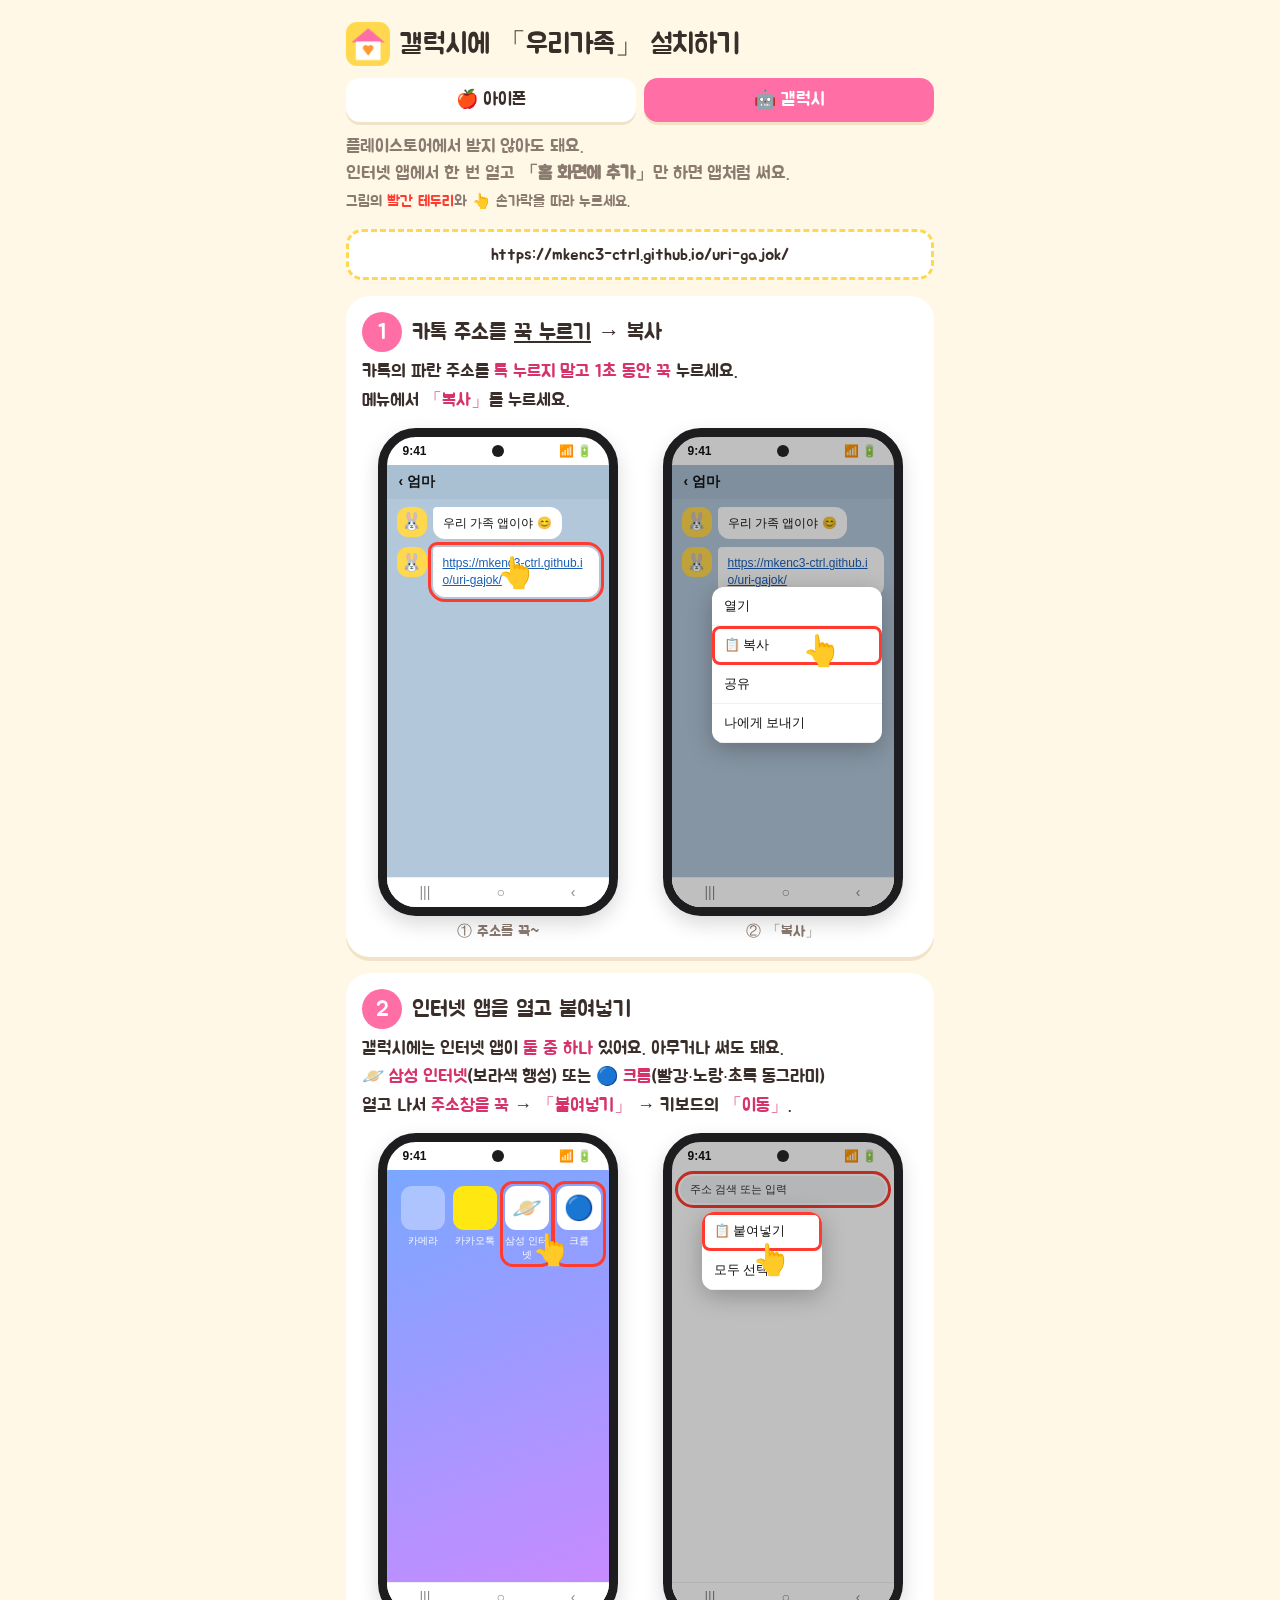
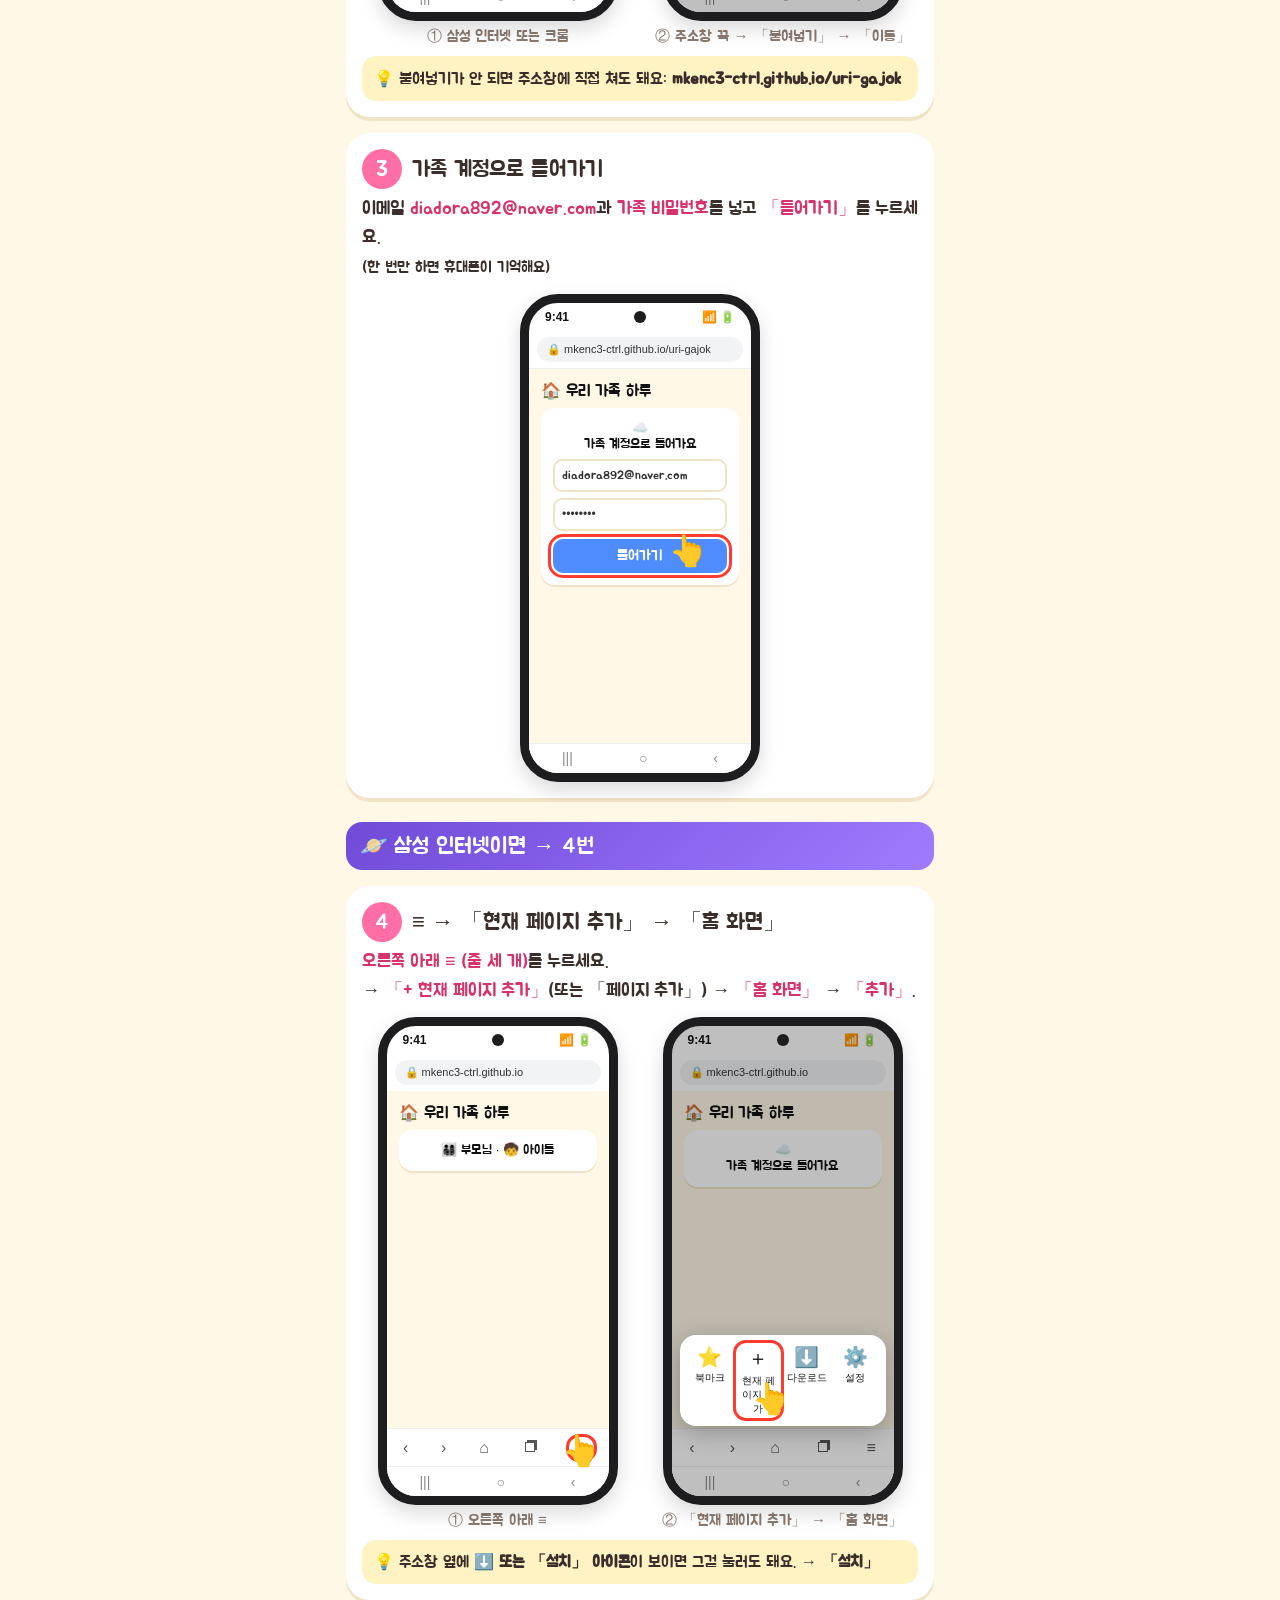
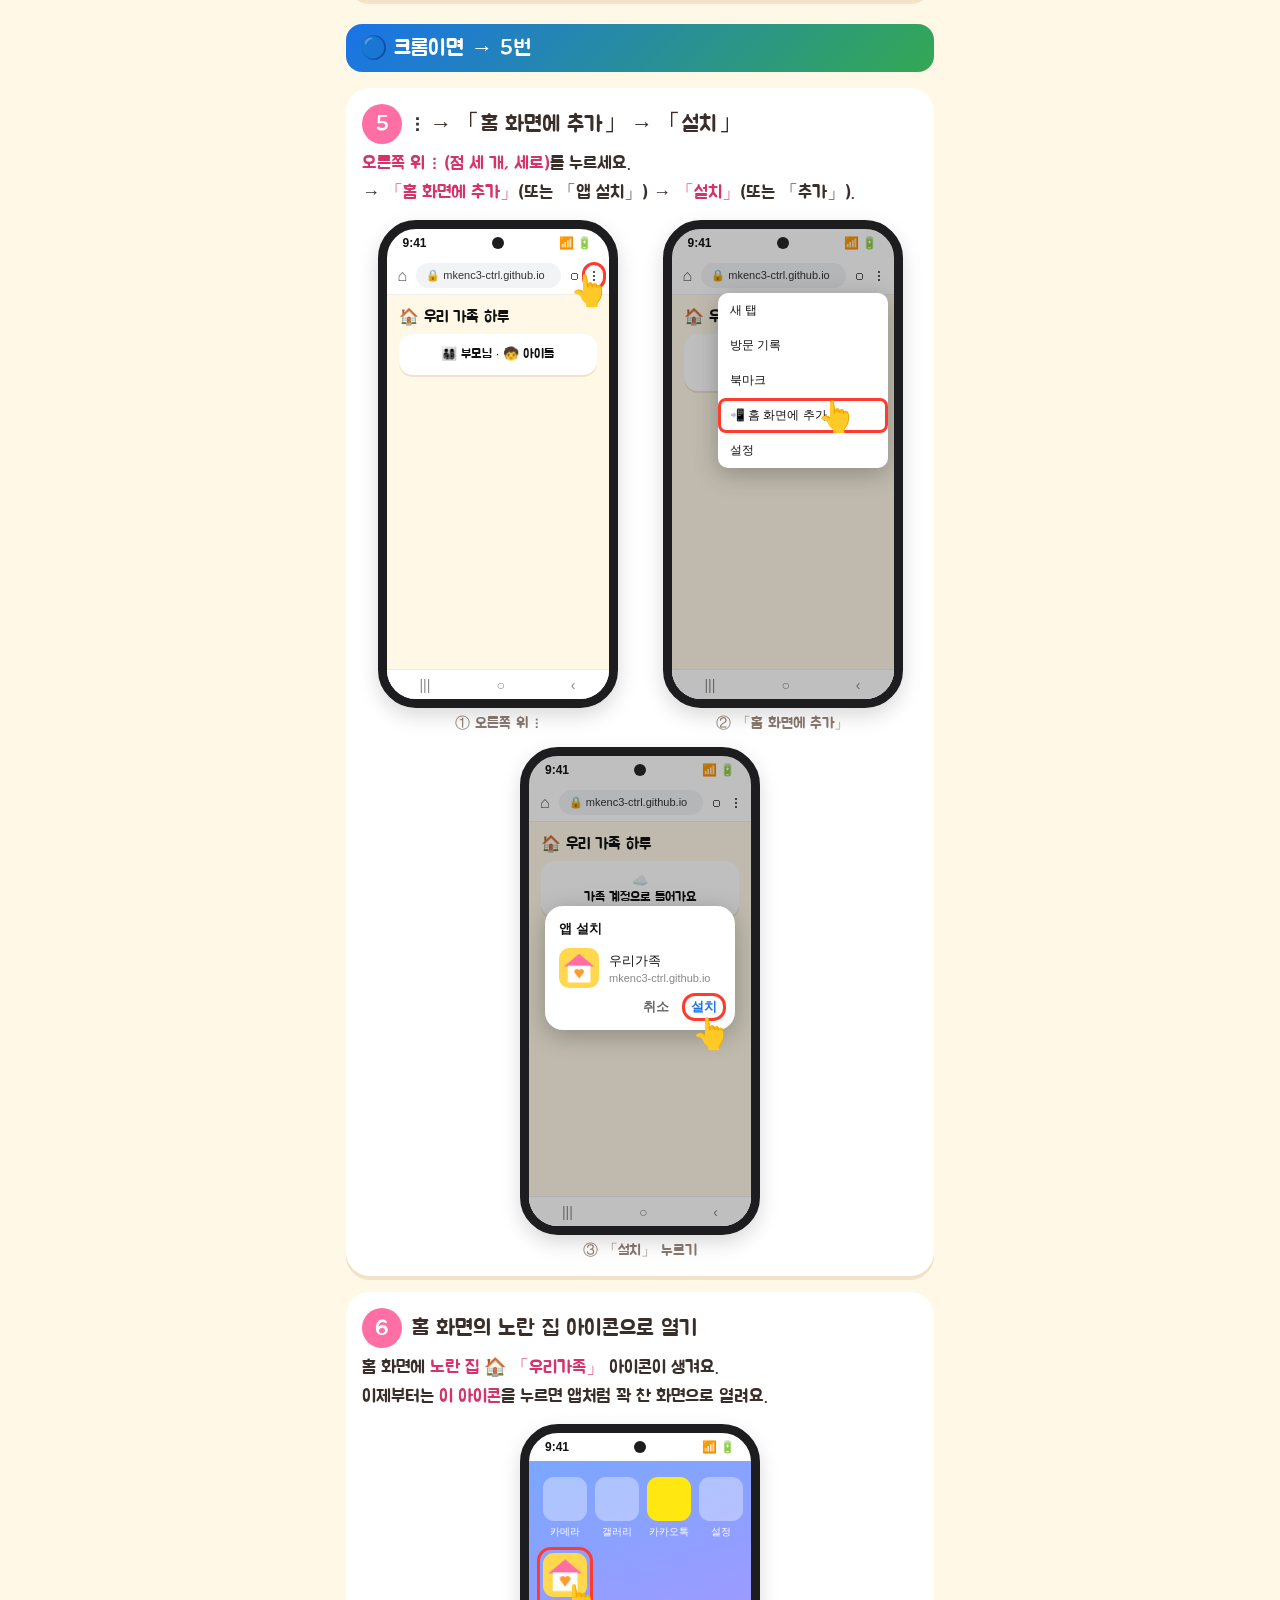
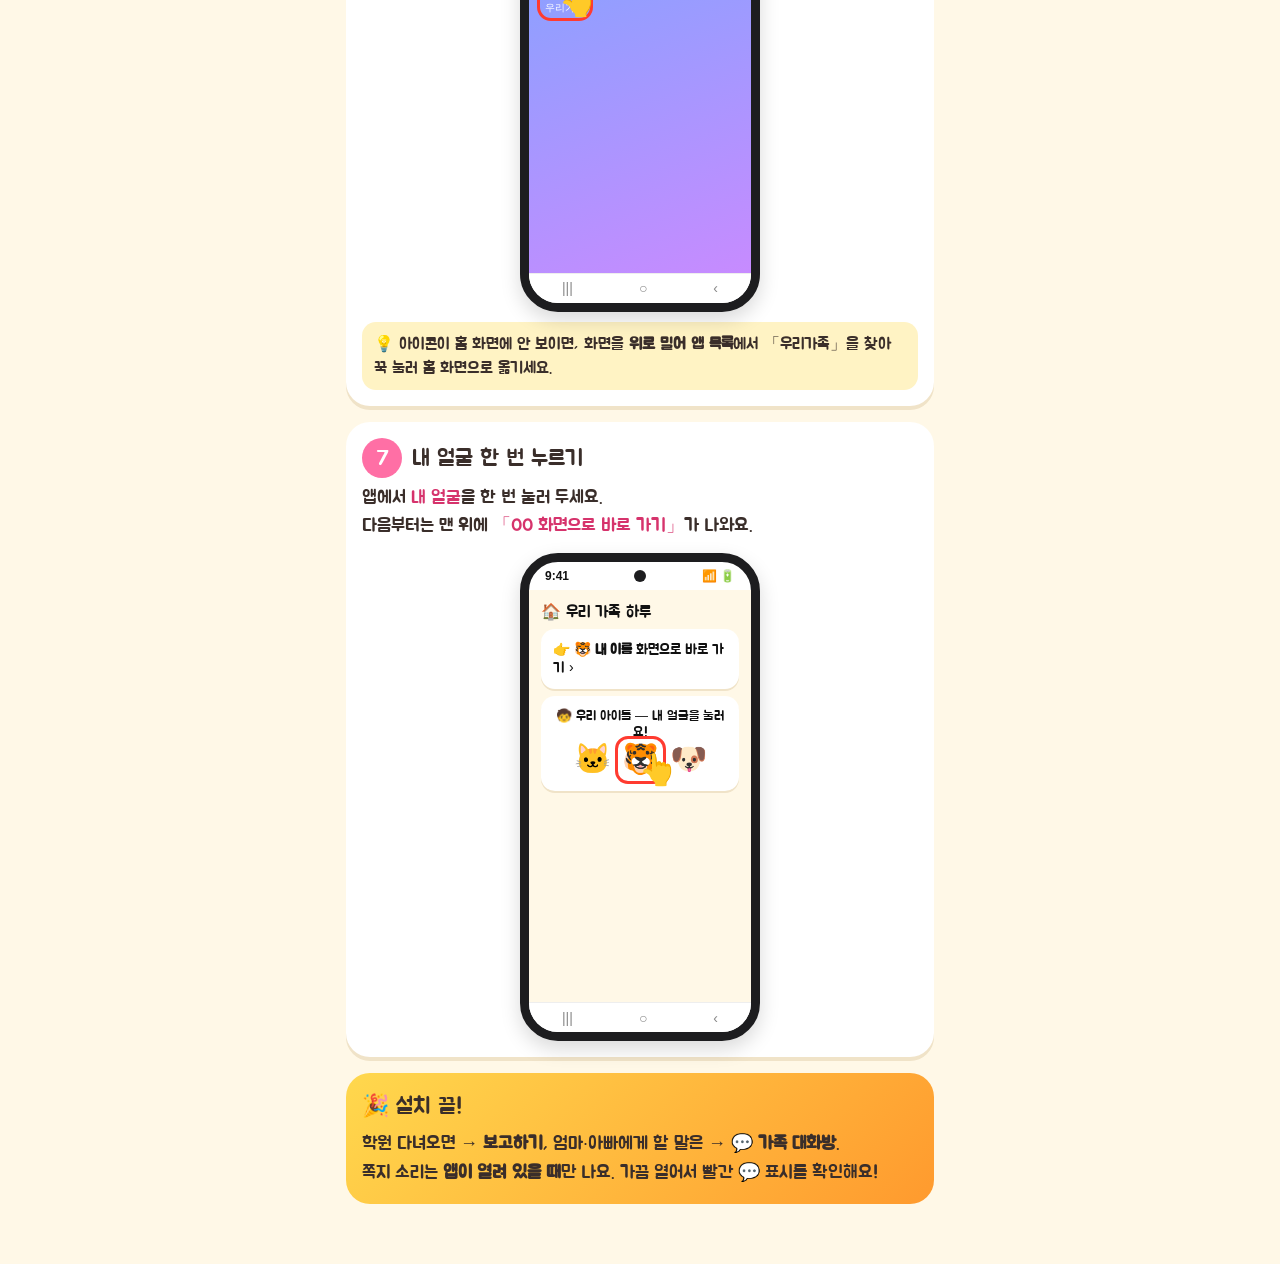
<file: install-galaxy.html>
<!doctype html><html lang="ko"><head><meta charset="utf-8"><meta name="viewport" content="width=device-width, initial-scale=1"><meta name="robots" content="noindex, nofollow"><title>갤럭시에 설치하기</title><link href="https://fonts.googleapis.com/css2?family=Jua&display=swap" rel="stylesheet"><style>
:root{--bg:#fff8e7;--ink:#3a2e2a;--sub:#8a7a70;--line:#f0e3c8;--yellow:#ffd84d;--pink:#ff6fa5;--blue:#007aff;--red:#ff3b30}
*{box-sizing:border-box}
body{margin:0;background:var(--bg);color:var(--ink);font-family:"Jua","Apple SD Gothic Neo","Malgun Gothic",sans-serif;font-size:18px}
.wrap{max-width:620px;margin:0 auto;padding:16px 16px 60px}
h1{font-size:28px;font-weight:400;margin:6px 0 4px;display:flex;align-items:center;gap:10px}
h1 img{width:44px;height:44px;border-radius:11px}
.lead{color:var(--sub);margin:0 0 14px;line-height:1.5}
.url{background:#fff;border:3px dashed var(--yellow);border-radius:16px;padding:12px;text-align:center;font-size:17px;word-break:break-all;margin-bottom:8px}
.step{background:#fff;border-radius:24px;padding:16px;margin-top:16px;box-shadow:0 4px 0 var(--line)}
.sh{display:flex;align-items:center;gap:10px;margin-bottom:6px}
.no{flex:none;width:40px;height:40px;border-radius:50%;background:var(--pink);color:#fff;display:flex;align-items:center;justify-content:center;font-size:22px}
.sh h2{font-size:22px;font-weight:400;margin:0}
.say{line-height:1.6;margin:6px 0 12px}
.say b{color:#d6336c;font-weight:400}
.tip{background:#fff3c4;border-radius:14px;padding:10px 12px;font-size:16px;line-height:1.5;margin-top:10px}

/* 아이폰 그림 */
.phone{width:240px;margin:0 auto;border:9px solid #1d1d1f;border-radius:38px;background:#fff;overflow:hidden;position:relative;font-family:-apple-system,"Apple SD Gothic Neo","Malgun Gothic",sans-serif;font-size:13px;color:#111;box-shadow:0 8px 20px rgba(0,0,0,.15)}
.scr{height:470px;position:relative;display:flex;flex-direction:column}
.isl{position:absolute;top:0;left:50%;transform:translateX(-50%);width:118px;height:22px;background:#1d1d1f;border-radius:0 0 14px 14px;z-index:5}
.stat{height:28px;flex:none;display:flex;justify-content:space-between;align-items:center;padding:0 16px;font-size:12px;font-weight:600}
.hl{position:relative;z-index:3;outline:3px solid var(--red);outline-offset:2px;border-radius:8px;animation:blink 1.1s infinite}
@keyframes blink{50%{outline-color:rgba(255,59,48,.25)}}
.finger{position:absolute;font-size:30px;z-index:6;animation:tap 1.1s infinite;pointer-events:none}
@keyframes tap{50%{transform:translateY(5px) scale(.92)}}

/* 카톡 */
.kbar{background:#b2c7d9;flex:1;padding:8px 10px;display:flex;flex-direction:column;gap:8px}
.khd{background:#a9bfd2;padding:8px 12px;font-weight:600;font-size:14px;flex:none}
.kmsg{display:flex;gap:6px;align-items:flex-start}
.kava{width:30px;height:30px;border-radius:11px;background:#ffd84d;display:flex;align-items:center;justify-content:center;font-size:17px;flex:none}
.kbub{background:#fff;border-radius:4px 12px 12px 12px;padding:8px 10px;max-width:170px;line-height:1.4;font-size:12px}
.kbub a{color:#1a5fb4;text-decoration:underline;word-break:break-all}
.kprev{background:#fff;border-radius:10px;overflow:hidden;width:170px;margin-left:36px;font-size:11px}
.kprev .ph{height:62px;background:linear-gradient(135deg,#ffd84d,#ff9a2e);display:flex;align-items:center;justify-content:center}
.kprev .ph img{width:40px;border-radius:9px}
.kprev div.t{padding:6px 8px}

/* 카톡 브라우저·사파리 공통 페이지 */
.page{flex:1;background:#fff8e7;padding:12px;display:flex;flex-direction:column;align-items:center;gap:7px;overflow:hidden}
.page .ttl{align-self:flex-start;font-family:"Jua",sans-serif;font-size:16px}
.page .card{background:#fff;border-radius:14px;width:100%;padding:12px;text-align:center;box-shadow:0 2px 0 var(--line);font-family:"Jua",sans-serif}
.page .in{border:2px solid var(--line);border-radius:9px;padding:7px;text-align:left;color:#aaa;margin-top:6px;font-size:12px}
.page .in.f{color:#333}
.page .btn{background:#4f8cff;color:#fff;border-radius:10px;padding:8px;margin-top:8px;font-size:14px}
.kweb-top{flex:none;display:flex;align-items:center;gap:6px;padding:6px 10px;border-bottom:1px solid #eee;font-size:12px}
.kweb-top .x{font-size:16px}
.kweb-top .u{flex:1;color:#666;overflow:hidden;white-space:nowrap;text-overflow:ellipsis}
.kweb-bot{flex:none;display:flex;justify-content:space-around;align-items:center;height:42px;border-top:1px solid #eee;font-size:18px;color:#444}
.menu{position:absolute;right:10px;bottom:52px;width:170px;background:#fff;border-radius:12px;box-shadow:0 6px 24px rgba(0,0,0,.25);z-index:4;overflow:hidden;font-size:13px}
.menu div{padding:10px 12px;border-bottom:1px solid #f0f0f0}
.dim{position:absolute;inset:0;background:rgba(0,0,0,.25);z-index:3}

/* 사파리 */
.sbot{flex:none;background:#f6f6f6;border-top:1px solid #ddd;padding:6px 8px 14px}
.saddr{background:#e3e3e8;border-radius:11px;padding:7px 10px;text-align:center;font-size:12px;color:#333;margin-bottom:6px}
.stools{display:flex;justify-content:space-around;align-items:center;font-size:18px;color:var(--blue);height:26px}
.ico-share{display:inline-flex;align-items:center;justify-content:center;width:26px;height:26px}

.g26{position:absolute;left:8px;right:8px;bottom:12px;display:flex;gap:6px;align-items:center;z-index:4}
.g26 .gb{width:34px;height:34px;border-radius:50%;background:rgba(240,240,245,.95);box-shadow:0 2px 8px rgba(0,0,0,.15);display:flex;align-items:center;justify-content:center;font-size:16px}
.g26 .ga{flex:1;height:34px;border-radius:17px;background:rgba(240,240,245,.95);box-shadow:0 2px 8px rgba(0,0,0,.15);display:flex;align-items:center;justify-content:center;font-size:11px}
.dock{position:absolute;left:10px;right:10px;bottom:10px;background:rgba(255,255,255,.35);border-radius:22px;padding:8px;display:flex;justify-content:space-around}
.dock .app span,.saf{display:flex!important;align-items:center;justify-content:center;font-size:26px}
.saf{background:#fff!important}
/* 공유 시트 */
.sheet{position:absolute;left:0;right:0;bottom:0;background:#f2f2f7;border-radius:16px 16px 0 0;z-index:4;padding:10px 10px 16px;box-shadow:0 -4px 20px rgba(0,0,0,.2)}
.sheet .grab{width:36px;height:5px;background:#c7c7cc;border-radius:3px;margin:0 auto 8px}
.sheet .site{display:flex;gap:8px;align-items:center;background:#fff;border-radius:10px;padding:8px;font-size:12px}
.sheet .site img{width:32px;border-radius:8px}
.apps{display:flex;gap:10px;padding:10px 4px;font-size:10px;text-align:center}
.apps div span{display:block;width:40px;height:40px;border-radius:10px;margin:0 auto 3px}
.list{background:#fff;border-radius:10px;overflow:hidden;margin-top:6px}
.list div{display:flex;justify-content:space-between;padding:9px 12px;border-bottom:1px solid #eee;font-size:13px}
.list div:last-child{border:0}

/* 추가 화면 */
.addhd{flex:none;display:flex;justify-content:space-between;align-items:center;padding:8px 12px;background:#f2f2f7;font-size:14px}
.addhd .c{color:var(--blue)}
.addhd .a{color:var(--blue);font-weight:700}
.addbody{flex:1;background:#f2f2f7;padding:10px}
.addcard{background:#fff;border-radius:10px;display:flex;gap:10px;padding:10px;align-items:center}
.addcard img{width:52px;border-radius:12px}
.addcard .nm{border-bottom:1px solid #ddd;padding-bottom:4px;font-size:15px}
.addcard .u{color:#888;font-size:11px;margin-top:4px}
.tg{background:#fff;border-radius:10px;margin-top:10px;padding:10px 12px;display:flex;justify-content:space-between;align-items:center;font-size:13px}
.sw{width:42px;height:25px;border-radius:13px;background:#34c759;position:relative}
.sw:after{content:"";position:absolute;right:2px;top:2px;width:21px;height:21px;border-radius:50%;background:#fff}

/* 홈 화면 */
.home{flex:1;background:linear-gradient(160deg,#7aa7ff,#c78bff);padding:16px 14px;display:grid;grid-template-columns:repeat(4,1fr);gap:14px 8px;align-content:start}
.app{text-align:center;color:#fff;font-size:10px}
.app span{display:block;width:44px;height:44px;border-radius:11px;margin:0 auto 4px;background:rgba(255,255,255,.35)}
.app img{display:block;width:44px;height:44px;border-radius:11px;margin:0 auto 4px}

.mini{font-size:13px}
.two{display:grid;grid-template-columns:1fr;gap:14px}
@media(min-width:600px){.two{grid-template-columns:1fr 1fr}}
.cap{text-align:center;color:var(--sub);font-size:15px;margin-top:6px}
.end{background:linear-gradient(135deg,#ffd84d,#ff9a2e);color:#3a2e2a;border-radius:24px;padding:16px;margin-top:16px;line-height:1.6}
.end h2{font-weight:400;margin:0 0 6px;font-size:22px}
</style><style>
.gal .isl{top:8px;width:12px;height:12px;border-radius:50%}
.navb{flex:none;height:30px;background:#fff;display:flex;justify-content:space-around;align-items:center;color:#888;font-size:14px;border-top:1px solid #eee}
.cbar{flex:none;display:flex;align-items:center;gap:6px;padding:6px 8px;border-bottom:1px solid #eee;background:#fff}
.cbar .ad{flex:1;background:#f1f3f4;border-radius:16px;padding:6px 10px;font-size:11px;color:#333;overflow:hidden;white-space:nowrap}
.cbar .ic{font-size:16px;color:#555;padding:0 3px}
.sbar{flex:none;display:flex;justify-content:space-around;align-items:center;height:38px;border-top:1px solid #eee;background:#fff;font-size:16px;color:#555}
.sad{flex:none;margin:6px 8px;background:#f1f3f4;border-radius:16px;padding:6px 10px;font-size:11px;color:#333}
.cmenu{position:absolute;right:6px;top:64px;width:170px;background:#fff;border-radius:10px;box-shadow:0 6px 24px rgba(0,0,0,.25);z-index:4;font-size:12px;overflow:hidden}
.cmenu div{padding:9px 12px}
.dlg{position:absolute;left:16px;right:16px;top:150px;background:#fff;border-radius:18px;padding:14px;z-index:4;box-shadow:0 6px 24px rgba(0,0,0,.25);font-size:13px}
.dlg .row{display:flex;gap:10px;align-items:center;margin:10px 0}
.dlg .row img{width:40px;border-radius:10px}
.dlg .bt{display:flex;justify-content:flex-end;gap:18px;color:#1a73e8;font-weight:700;margin-top:8px}
.smenu{position:absolute;left:8px;right:8px;bottom:70px;background:#fff;border-radius:16px;box-shadow:0 6px 24px rgba(0,0,0,.25);z-index:4;padding:10px;display:grid;grid-template-columns:repeat(4,1fr);gap:8px;font-size:10px;text-align:center}
.smenu div span{display:block;font-size:20px;margin-bottom:2px}
.tabs{display:flex;gap:8px;margin:12px 0 0}
.tabs a{flex:1;text-align:center;background:#fff;border-radius:14px;padding:10px;box-shadow:0 3px 0 var(--line);color:var(--ink);text-decoration:none}
.tabs a.on{background:var(--pink);color:#fff}
.bh{font-size:22px;margin:24px 0 0;padding:10px 14px;border-radius:16px;color:#fff}
.ibig{background:#fff!important;display:flex!important;align-items:center;justify-content:center;font-size:24px}
</style></head><body><div class="wrap">
<h1><img src="icon-192.png" alt="">갤럭시에 「우리가족」 설치하기</h1>
<div class="tabs"><a href="install.html">🍎 아이폰</a><a class="on" href="install-galaxy.html">🤖 갤럭시</a></div>
<p class="lead" style="margin-top:12px">플레이스토어에서 받지 않아도 돼요.<br>인터넷 앱에서 한 번 열고 <b>「홈 화면에 추가」</b>만 하면 앱처럼 써요.<br><small>그림의 <span style="color:#ff3b30">빨간 테두리</span>와 👆 손가락을 따라 누르세요.</small></p>
<div class="url">https://mkenc3-ctrl.github.io/uri-gajok/</div><div class="step"><div class="sh"><div class="no">1</div><h2>카톡 주소를 <u>꾹 누르기</u> → 복사</h2></div><p class="say">카톡의 파란 주소를 <b>톡 누르지 말고 1초 동안 꾹</b> 누르세요.<br>메뉴에서 <b>「복사」</b>를 누르세요.</p><div class="two"><div><div class="phone gal"><div class="scr"><div class="isl"></div><div class="stat"><span>9:41</span><span>📶 🔋</span></div><div class="khd">‹ 엄마</div><div class="kbar"><div class="kmsg"><div class="kava">🐰</div><div class="kbub">우리 가족 앱이야 😊</div></div><div class="kmsg"><div class="kava">🐰</div><div class="kbub hl"><a>https://mkenc3-ctrl.github.io/uri-gajok/</a></div></div></div><div class="finger" style="left:110px;top:118px">👆</div><div class="navb"><span>|||</span><span>○</span><span>‹</span></div></div></div><div class="cap">① 주소를 꾹~</div></div><div><div class="phone gal"><div class="scr"><div class="isl"></div><div class="stat"><span>9:41</span><span>📶 🔋</span></div><div class="khd">‹ 엄마</div><div class="kbar"><div class="kmsg"><div class="kava">🐰</div><div class="kbub">우리 가족 앱이야 😊</div></div><div class="kmsg"><div class="kava">🐰</div><div class="kbub"><a>https://mkenc3-ctrl.github.io/uri-gajok/</a></div></div></div><div class="dim"></div><div class="menu" style="top:150px;bottom:auto;left:40px;right:auto"><div>열기</div><div class="hl" style="outline-offset:-3px">📋 복사</div><div>공유</div><div>나에게 보내기</div></div><div class="finger" style="left:130px;top:196px">👆</div><div class="navb"><span>|||</span><span>○</span><span>‹</span></div></div></div><div class="cap">② 「복사」</div></div></div></div><div class="step"><div class="sh"><div class="no">2</div><h2>인터넷 앱을 열고 붙여넣기</h2></div><p class="say">갤럭시에는 인터넷 앱이 <b>둘 중 하나</b> 있어요. 아무거나 써도 돼요.<br><b>🪐 삼성 인터넷</b>(보라색 행성) 또는 <b>🔵 크롬</b>(빨강·노랑·초록 동그라미)<br>열고 나서 <b>주소창을 꾹</b> → <b>「붙여넣기」</b> → 키보드의 <b>「이동」</b>.</p><div class="two"><div><div class="phone gal"><div class="scr"><div class="isl"></div><div class="stat"><span>9:41</span><span>📶 🔋</span></div><div class="home"><div class="app"><span></span>카메라</div><div class="app"><span style="background:#ffe812"></span>카카오톡</div><div class="app hl" style="outline-offset:2px"><span class="ibig">🪐</span>삼성 인터넷</div><div class="app hl" style="outline-offset:2px"><span class="ibig">🔵</span>크롬</div></div><div class="finger" style="right:40px;top:90px">👆</div><div class="navb"><span>|||</span><span>○</span><span>‹</span></div></div></div><div class="cap">① 삼성 인터넷 또는 크롬</div></div><div><div class="phone gal"><div class="scr"><div class="isl"></div><div class="stat"><span>9:41</span><span>📶 🔋</span></div><div class="sad hl">주소 검색 또는 입력</div><div class="page" style="background:#fff"></div><div class="dim"></div><div class="menu" style="top:70px;bottom:auto;left:30px;right:auto;width:120px"><div class="hl" style="outline-offset:-3px">📋 붙여넣기</div><div>모두 선택</div></div><div class="finger" style="left:80px;top:100px">👆</div><div class="navb"><span>|||</span><span>○</span><span>‹</span></div></div></div><div class="cap">② 주소창 꾹 → 「붙여넣기」 → 「이동」</div></div></div><div class="tip">💡 붙여넣기가 안 되면 주소창에 직접 쳐도 돼요: <b style="font-size:17px">mkenc3-ctrl.github.io/uri-gajok</b></div></div><div class="step"><div class="sh"><div class="no">3</div><h2>가족 계정으로 들어가기</h2></div><p class="say">이메일 <b>diadora892@naver.com</b>과 <b>가족 비밀번호</b>를 넣고 <b>「들어가기」</b>를 누르세요.<br><small>(한 번만 하면 휴대폰이 기억해요)</small></p><div class="phone gal"><div class="scr"><div class="isl"></div><div class="stat"><span>9:41</span><span>📶 🔋</span></div><div class="cbar"><span class="ad">🔒 mkenc3-ctrl.github.io/uri-gajok</span></div><div class="page"><div class="ttl">🏠 우리 가족 하루</div><div class="card">☁️<br>가족 계정으로 들어가요<div class="in f">diadora892@naver.com</div><div class="in f">••••••••</div><div class="btn hl">들어가기</div></div></div><div class="finger" style="left:140px;top:230px">👆</div><div class="navb"><span>|||</span><span>○</span><span>‹</span></div></div></div></div><div class="bh" style="background:linear-gradient(135deg,#6f4bd8,#a07bff)">🪐 삼성 인터넷이면 → 4번</div><div class="step"><div class="sh"><div class="no">4</div><h2>≡ → 「현재 페이지 추가」 → 「홈 화면」</h2></div><p class="say"><b>오른쪽 아래 ≡ (줄 세 개)</b>를 누르세요.<br>→ <b>「+ 현재 페이지 추가」</b>(또는 「페이지 추가」) → <b>「홈 화면」</b> → <b>「추가」</b>.</p><div class="two"><div><div class="phone gal"><div class="scr"><div class="isl"></div><div class="stat"><span>9:41</span><span>📶 🔋</span></div><div class="sad">🔒 mkenc3-ctrl.github.io</div><div class="page"><div class="ttl">🏠 우리 가족 하루</div><div class="card">👨‍👩‍👧‍👦 부모님 · 🧒 아이들</div></div><div class="sbar"><span>‹</span><span>›</span><span>⌂</span><span>❐</span><span class="hl" style="padding:0 6px">≡</span></div><div class="finger" style="right:10px;bottom:28px">👆</div><div class="navb"><span>|||</span><span>○</span><span>‹</span></div></div></div><div class="cap">① 오른쪽 아래 ≡</div></div><div><div class="phone gal"><div class="scr"><div class="isl"></div><div class="stat"><span>9:41</span><span>📶 🔋</span></div><div class="sad">🔒 mkenc3-ctrl.github.io</div><div class="page"><div class="ttl">🏠 우리 가족 하루</div><div class="card">☁️<br>가족 계정으로 들어가요</div></div><div class="dim"></div><div class="smenu"><div><span>⭐</span>북마크</div><div class="hl"><span>＋</span>현재 페이지 추가</div><div><span>⬇️</span>다운로드</div><div><span>⚙️</span>설정</div></div><div class="sbar"><span>‹</span><span>›</span><span>⌂</span><span>❐</span><span>≡</span></div><div class="finger" style="left:80px;bottom:80px">👆</div><div class="navb"><span>|||</span><span>○</span><span>‹</span></div></div></div><div class="cap">② 「현재 페이지 추가」 → 「홈 화면」</div></div></div><div class="tip">💡 주소창 옆에 <b>⬇️ 또는 「설치」 아이콘</b>이 보이면 그걸 눌러도 돼요. → <b>「설치」</b></div></div><div class="bh" style="background:linear-gradient(135deg,#1a73e8,#34a853)">🔵 크롬이면 → 5번</div><div class="step"><div class="sh"><div class="no">5</div><h2>⋮ → 「홈 화면에 추가」 → 「설치」</h2></div><p class="say"><b>오른쪽 위 ⋮ (점 세 개, 세로)</b>를 누르세요.<br>→ <b>「홈 화면에 추가」</b>(또는 「앱 설치」) → <b>「설치」</b>(또는 「추가」).</p><div class="two"><div><div class="phone gal"><div class="scr"><div class="isl"></div><div class="stat"><span>9:41</span><span>📶 🔋</span></div><div class="cbar"><span class="ic">⌂</span><span class="ad">🔒 mkenc3-ctrl.github.io</span><span class="ic">▢</span><span class="ic hl">⋮</span></div><div class="page"><div class="ttl">🏠 우리 가족 하루</div><div class="card">👨‍👩‍👧‍👦 부모님 · 🧒 아이들</div></div><div class="finger" style="right:2px;top:44px">👆</div><div class="navb"><span>|||</span><span>○</span><span>‹</span></div></div></div><div class="cap">① 오른쪽 위 ⋮</div></div><div><div class="phone gal"><div class="scr"><div class="isl"></div><div class="stat"><span>9:41</span><span>📶 🔋</span></div><div class="cbar"><span class="ic">⌂</span><span class="ad">🔒 mkenc3-ctrl.github.io</span><span class="ic">▢</span><span class="ic">⋮</span></div><div class="page"><div class="ttl">🏠 우리 가족 하루</div><div class="card">☁️<br>가족 계정으로 들어가요</div></div><div class="dim"></div><div class="cmenu"><div>새 탭</div><div>방문 기록</div><div>북마크</div><div class="hl" style="outline-offset:-3px">📲 홈 화면에 추가</div><div>설정</div></div><div class="finger" style="right:40px;top:170px">👆</div><div class="navb"><span>|||</span><span>○</span><span>‹</span></div></div></div><div class="cap">② 「홈 화면에 추가」</div></div></div><div style="margin-top:14px"><div class="phone gal"><div class="scr"><div class="isl"></div><div class="stat"><span>9:41</span><span>📶 🔋</span></div><div class="cbar"><span class="ic">⌂</span><span class="ad">🔒 mkenc3-ctrl.github.io</span><span class="ic">▢</span><span class="ic">⋮</span></div><div class="page"><div class="ttl">🏠 우리 가족 하루</div><div class="card">☁️<br>가족 계정으로 들어가요</div></div><div class="dim"></div><div class="dlg"><b>앱 설치</b><div class="row"><img src="icon-192.png" alt=""><div>우리가족<br><span style="color:#888;font-size:11px">mkenc3-ctrl.github.io</span></div></div><div class="bt"><span style="color:#666">취소</span><span class="hl" style="padding:0 4px">설치</span></div></div><div class="finger" style="right:22px;top:260px">👆</div><div class="navb"><span>|||</span><span>○</span><span>‹</span></div></div></div><div class="cap">③ 「설치」 누르기</div></div></div><div class="step"><div class="sh"><div class="no">6</div><h2>홈 화면의 노란 집 아이콘으로 열기</h2></div><p class="say">홈 화면에 <b>노란 집 🏠 「우리가족」</b> 아이콘이 생겨요.<br>이제부터는 <b>이 아이콘</b>을 누르면 앱처럼 꽉 찬 화면으로 열려요.</p><div class="phone gal"><div class="scr"><div class="isl"></div><div class="stat"><span>9:41</span><span>📶 🔋</span></div><div class="home"><div class="app"><span></span>카메라</div><div class="app"><span></span>갤러리</div><div class="app"><span style="background:#ffe812"></span>카카오톡</div><div class="app"><span></span>설정</div><div class="app hl" style="outline-offset:3px"><img src="icon-192.png" alt="">우리가족</div></div><div class="finger" style="left:30px;top:150px">👆</div><div class="navb"><span>|||</span><span>○</span><span>‹</span></div></div></div><div class="tip">💡 아이콘이 홈 화면에 안 보이면, 화면을 <b>위로 밀어 앱 목록</b>에서 「우리가족」을 찾아 꾹 눌러 홈 화면으로 옮기세요.</div></div><div class="step"><div class="sh"><div class="no">7</div><h2>내 얼굴 한 번 누르기</h2></div><p class="say">앱에서 <b>내 얼굴</b>을 한 번 눌러 두세요.<br>다음부터는 맨 위에 <b>「OO 화면으로 바로 가기」</b>가 나와요.</p><div class="phone gal"><div class="scr"><div class="isl"></div><div class="stat"><span>9:41</span><span>📶 🔋</span></div><div class="page"><div class="ttl">🏠 우리 가족 하루</div><div class="card" style="text-align:left;font-size:14px">👉 🐯 <b>내 이름</b> 화면으로 바로 가기 ›</div><div class="card" style="font-size:13px">🧒 우리 아이들 — 내 얼굴을 눌러요!<br><span style="font-size:30px">🐱 <span class="hl" style="display:inline-block;padding:0 2px">🐯</span> 🐶</span></div></div><div class="finger" style="left:110px;top:190px">👆</div><div class="navb"><span>|||</span><span>○</span><span>‹</span></div></div></div></div><div class="end"><h2>🎉 설치 끝!</h2>학원 다녀오면 → <b>보고하기</b>, 엄마·아빠에게 할 말은 → <b>💬 가족 대화방</b>.<br>쪽지 소리는 <b>앱이 열려 있을 때</b>만 나요. 가끔 열어서 빨간 💬 표시를 확인해요!</div></div></body></html>
</file>
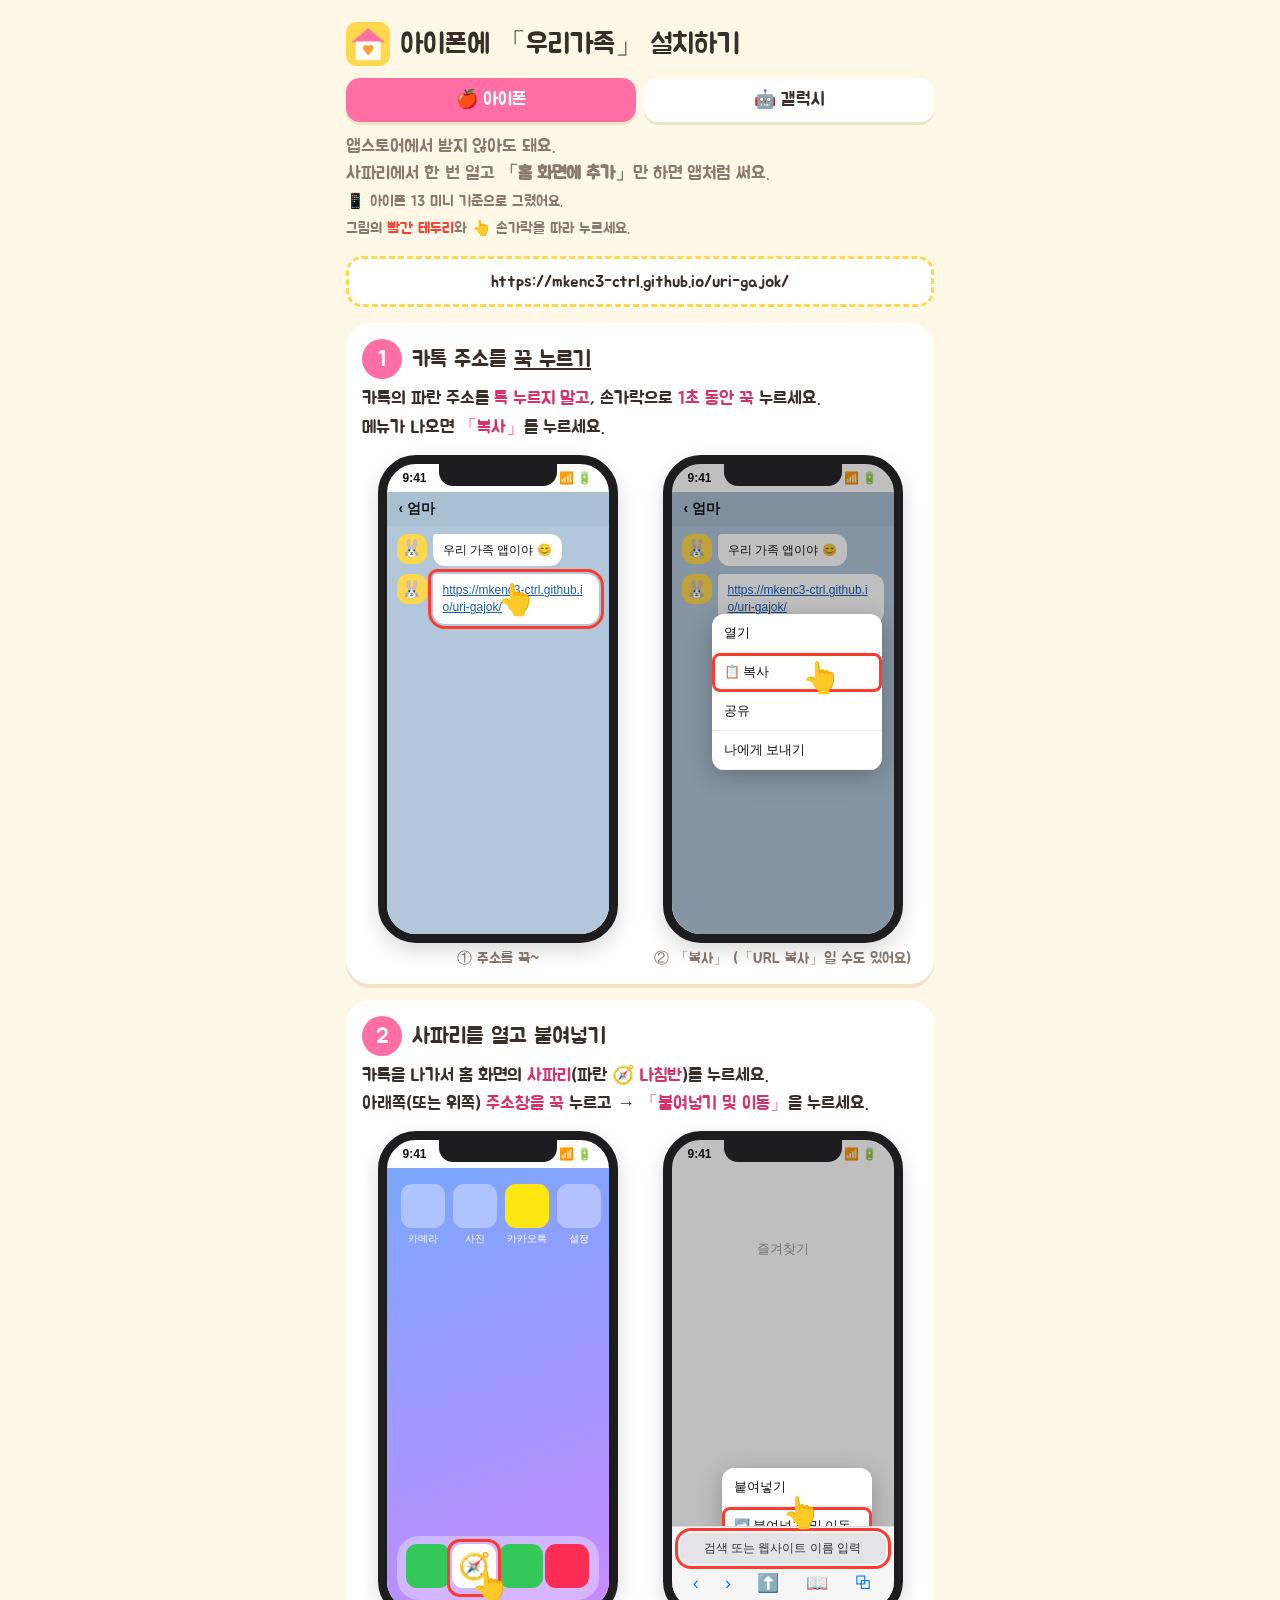
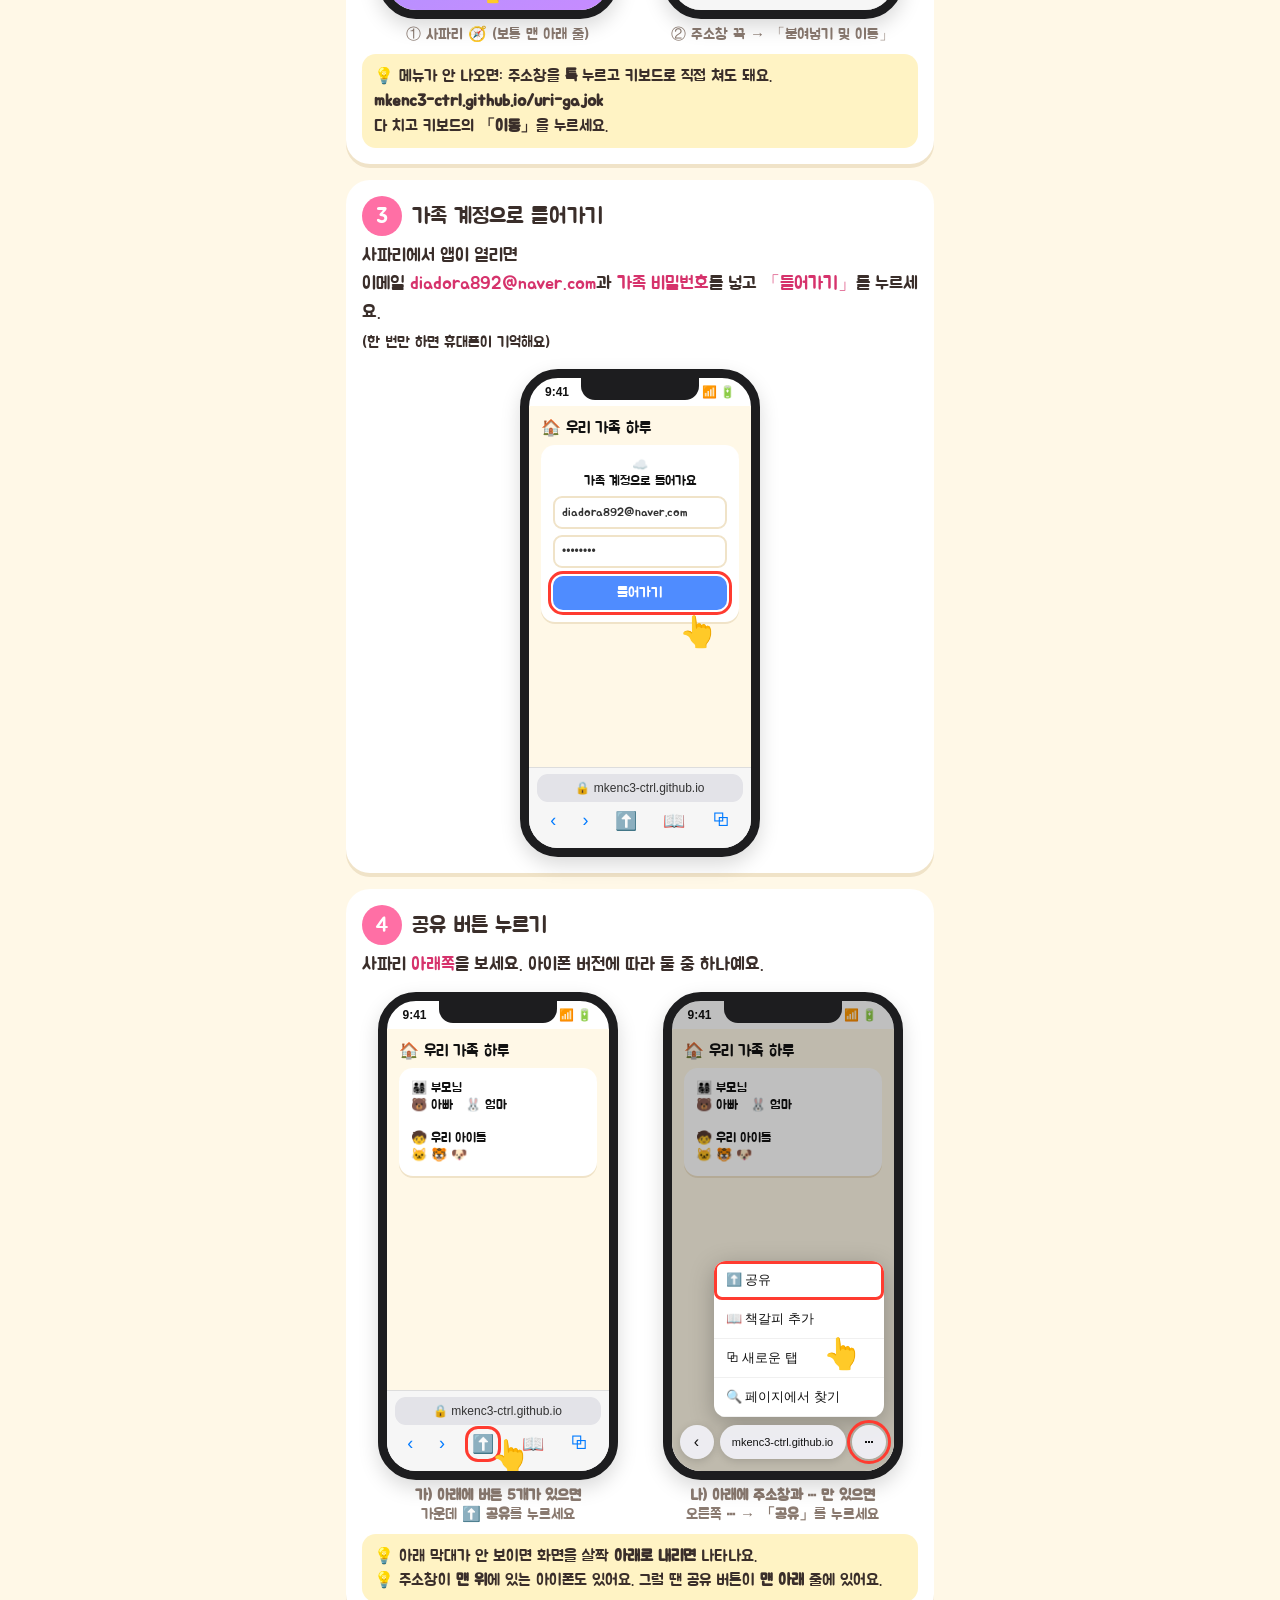
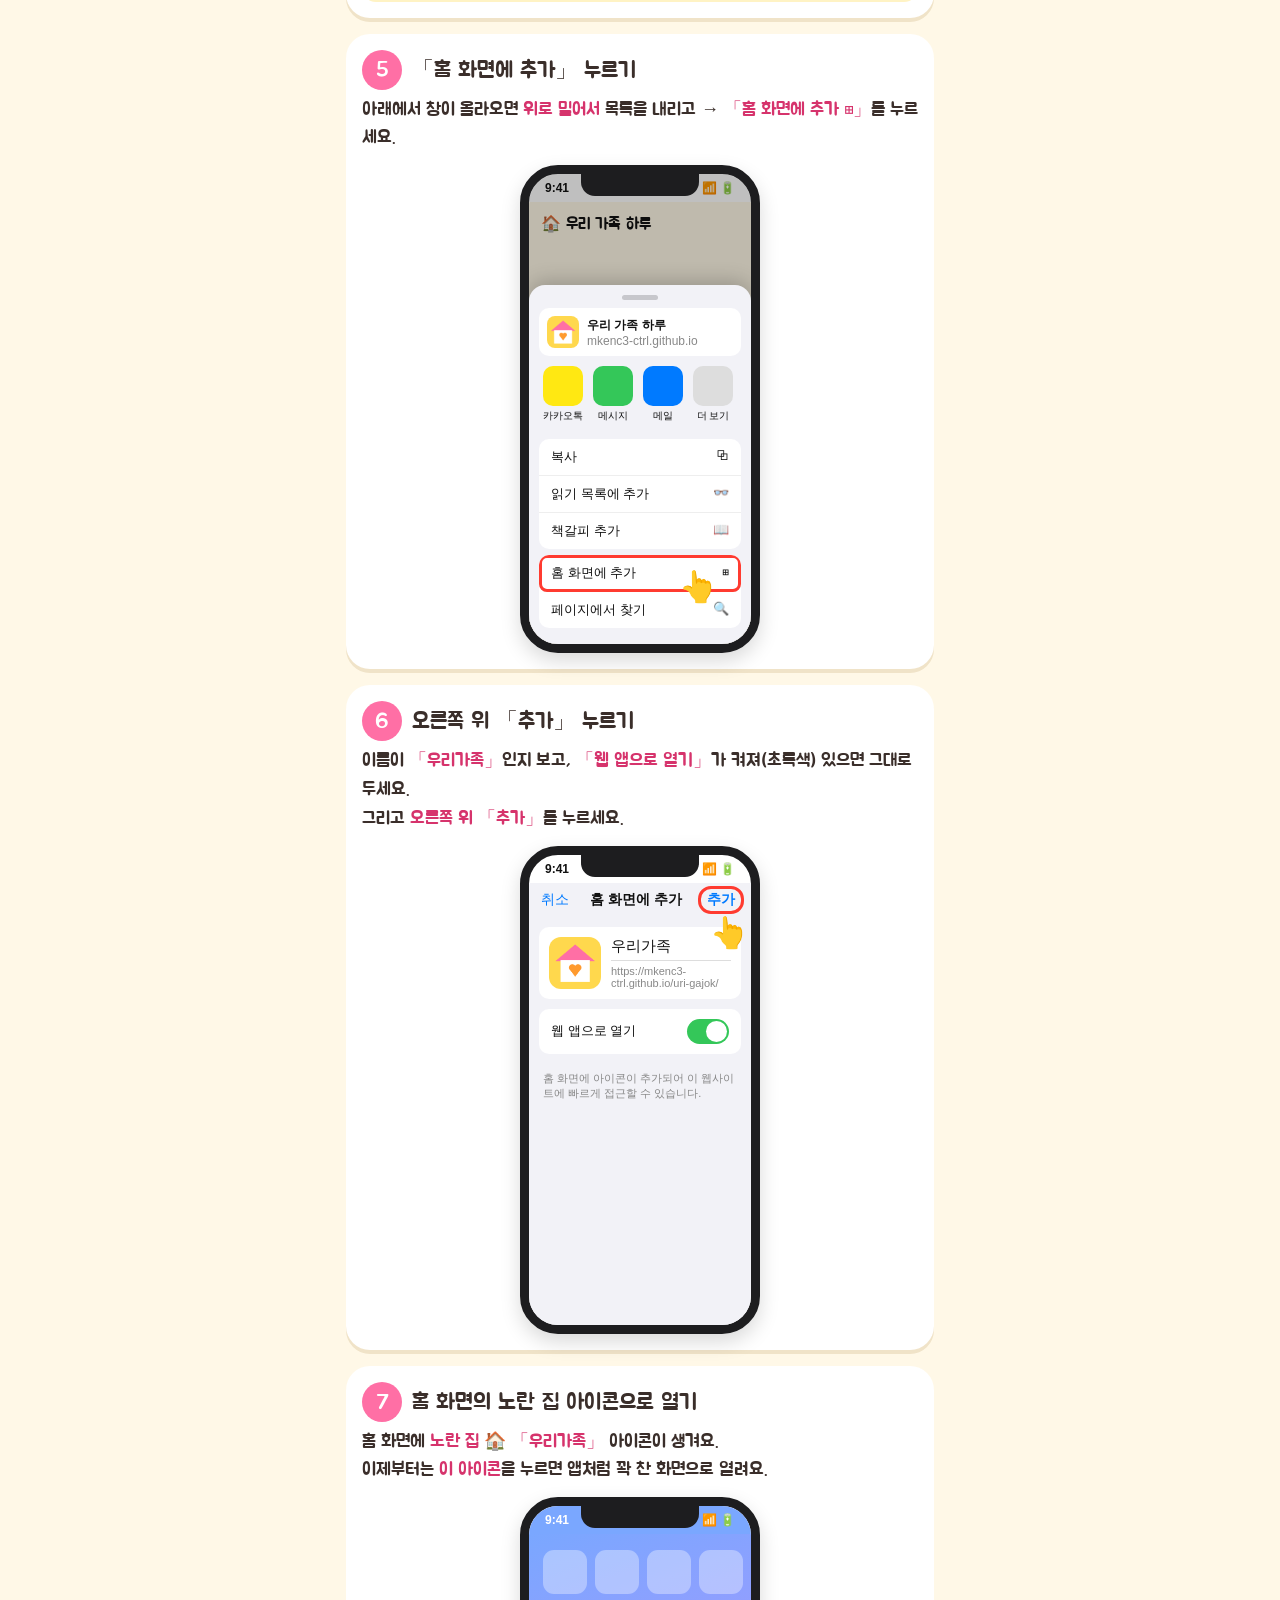
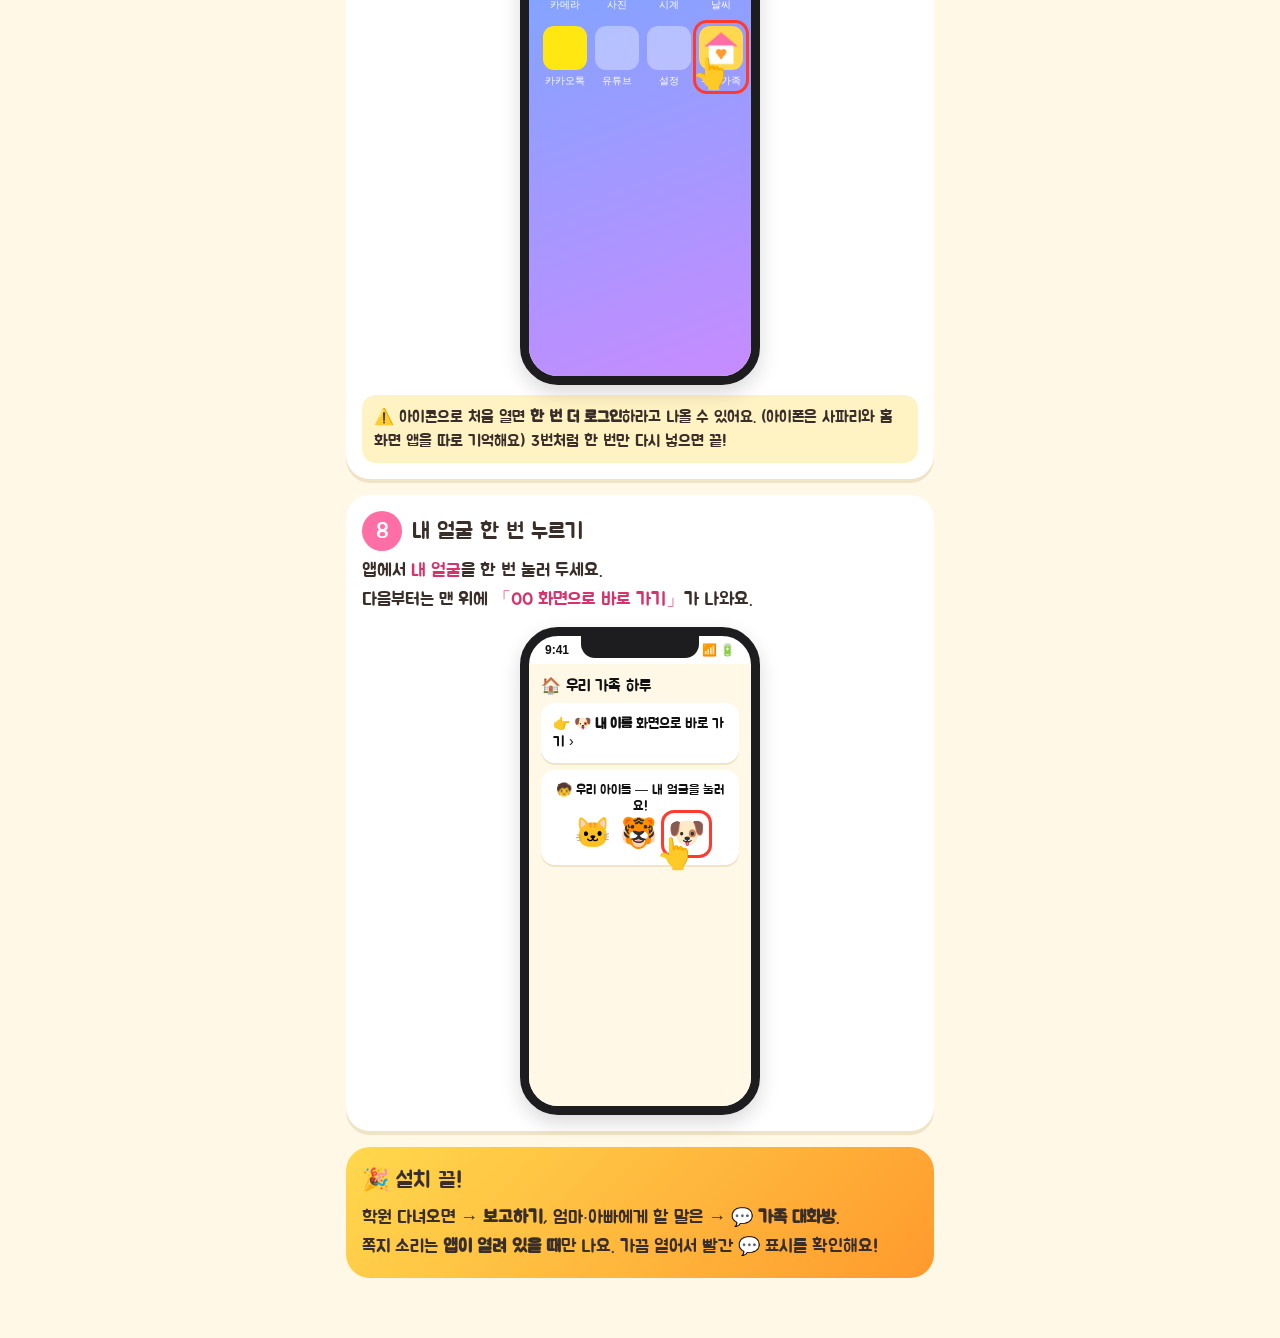
<file: install.html>
<!doctype html>
<html lang="ko">
<head>
<meta charset="utf-8">
<meta name="viewport" content="width=device-width, initial-scale=1">
<meta name="robots" content="noindex, nofollow">
<title>아이폰에 설치하기</title>
<link href="https://fonts.googleapis.com/css2?family=Jua&display=swap" rel="stylesheet">
<style>
:root{--bg:#fff8e7;--ink:#3a2e2a;--sub:#8a7a70;--line:#f0e3c8;--yellow:#ffd84d;--pink:#ff6fa5;--blue:#007aff;--red:#ff3b30}
*{box-sizing:border-box}
body{margin:0;background:var(--bg);color:var(--ink);font-family:"Jua","Apple SD Gothic Neo","Malgun Gothic",sans-serif;font-size:18px}
.wrap{max-width:620px;margin:0 auto;padding:16px 16px 60px}
h1{font-size:28px;font-weight:400;margin:6px 0 4px;display:flex;align-items:center;gap:10px}
h1 img{width:44px;height:44px;border-radius:11px}
.lead{color:var(--sub);margin:0 0 14px;line-height:1.5}
.url{background:#fff;border:3px dashed var(--yellow);border-radius:16px;padding:12px;text-align:center;font-size:17px;word-break:break-all;margin-bottom:8px}
.step{background:#fff;border-radius:24px;padding:16px;margin-top:16px;box-shadow:0 4px 0 var(--line)}
.sh{display:flex;align-items:center;gap:10px;margin-bottom:6px}
.no{flex:none;width:40px;height:40px;border-radius:50%;background:var(--pink);color:#fff;display:flex;align-items:center;justify-content:center;font-size:22px}
.sh h2{font-size:22px;font-weight:400;margin:0}
.say{line-height:1.6;margin:6px 0 12px}
.say b{color:#d6336c;font-weight:400}
.tip{background:#fff3c4;border-radius:14px;padding:10px 12px;font-size:16px;line-height:1.5;margin-top:10px}

/* 아이폰 그림 */
.phone{width:240px;margin:0 auto;border:9px solid #1d1d1f;border-radius:38px;background:#fff;overflow:hidden;position:relative;font-family:-apple-system,"Apple SD Gothic Neo","Malgun Gothic",sans-serif;font-size:13px;color:#111;box-shadow:0 8px 20px rgba(0,0,0,.15)}
.scr{height:470px;position:relative;display:flex;flex-direction:column}
.isl{position:absolute;top:0;left:50%;transform:translateX(-50%);width:118px;height:22px;background:#1d1d1f;border-radius:0 0 14px 14px;z-index:5}
.stat{height:28px;flex:none;display:flex;justify-content:space-between;align-items:center;padding:0 16px;font-size:12px;font-weight:600}
.hl{position:relative;z-index:3;outline:3px solid var(--red);outline-offset:2px;border-radius:8px;animation:blink 1.1s infinite}
@keyframes blink{50%{outline-color:rgba(255,59,48,.25)}}
.finger{position:absolute;font-size:30px;z-index:6;animation:tap 1.1s infinite;pointer-events:none}
@keyframes tap{50%{transform:translateY(5px) scale(.92)}}

/* 카톡 */
.kbar{background:#b2c7d9;flex:1;padding:8px 10px;display:flex;flex-direction:column;gap:8px}
.khd{background:#a9bfd2;padding:8px 12px;font-weight:600;font-size:14px;flex:none}
.kmsg{display:flex;gap:6px;align-items:flex-start}
.kava{width:30px;height:30px;border-radius:11px;background:#ffd84d;display:flex;align-items:center;justify-content:center;font-size:17px;flex:none}
.kbub{background:#fff;border-radius:4px 12px 12px 12px;padding:8px 10px;max-width:170px;line-height:1.4;font-size:12px}
.kbub a{color:#1a5fb4;text-decoration:underline;word-break:break-all}
.kprev{background:#fff;border-radius:10px;overflow:hidden;width:170px;margin-left:36px;font-size:11px}
.kprev .ph{height:62px;background:linear-gradient(135deg,#ffd84d,#ff9a2e);display:flex;align-items:center;justify-content:center}
.kprev .ph img{width:40px;border-radius:9px}
.kprev div.t{padding:6px 8px}

/* 카톡 브라우저·사파리 공통 페이지 */
.page{flex:1;background:#fff8e7;padding:12px;display:flex;flex-direction:column;align-items:center;gap:7px;overflow:hidden}
.page .ttl{align-self:flex-start;font-family:"Jua",sans-serif;font-size:16px}
.page .card{background:#fff;border-radius:14px;width:100%;padding:12px;text-align:center;box-shadow:0 2px 0 var(--line);font-family:"Jua",sans-serif}
.page .in{border:2px solid var(--line);border-radius:9px;padding:7px;text-align:left;color:#aaa;margin-top:6px;font-size:12px}
.page .in.f{color:#333}
.page .btn{background:#4f8cff;color:#fff;border-radius:10px;padding:8px;margin-top:8px;font-size:14px}
.kweb-top{flex:none;display:flex;align-items:center;gap:6px;padding:6px 10px;border-bottom:1px solid #eee;font-size:12px}
.kweb-top .x{font-size:16px}
.kweb-top .u{flex:1;color:#666;overflow:hidden;white-space:nowrap;text-overflow:ellipsis}
.kweb-bot{flex:none;display:flex;justify-content:space-around;align-items:center;height:42px;border-top:1px solid #eee;font-size:18px;color:#444}
.menu{position:absolute;right:10px;bottom:52px;width:170px;background:#fff;border-radius:12px;box-shadow:0 6px 24px rgba(0,0,0,.25);z-index:4;overflow:hidden;font-size:13px}
.menu div{padding:10px 12px;border-bottom:1px solid #f0f0f0}
.dim{position:absolute;inset:0;background:rgba(0,0,0,.25);z-index:3}

/* 사파리 */
.sbot{flex:none;background:#f6f6f6;border-top:1px solid #ddd;padding:6px 8px 14px}
.saddr{background:#e3e3e8;border-radius:11px;padding:7px 10px;text-align:center;font-size:12px;color:#333;margin-bottom:6px}
.stools{display:flex;justify-content:space-around;align-items:center;font-size:18px;color:var(--blue);height:26px}
.ico-share{display:inline-flex;align-items:center;justify-content:center;width:26px;height:26px}

.g26{position:absolute;left:8px;right:8px;bottom:12px;display:flex;gap:6px;align-items:center;z-index:4}
.g26 .gb{width:34px;height:34px;border-radius:50%;background:rgba(240,240,245,.95);box-shadow:0 2px 8px rgba(0,0,0,.15);display:flex;align-items:center;justify-content:center;font-size:16px}
.g26 .ga{flex:1;height:34px;border-radius:17px;background:rgba(240,240,245,.95);box-shadow:0 2px 8px rgba(0,0,0,.15);display:flex;align-items:center;justify-content:center;font-size:11px}
.dock{position:absolute;left:10px;right:10px;bottom:10px;background:rgba(255,255,255,.35);border-radius:22px;padding:8px;display:flex;justify-content:space-around}
.dock .app span,.saf{display:flex!important;align-items:center;justify-content:center;font-size:26px}
.saf{background:#fff!important}
/* 공유 시트 */
.sheet{position:absolute;left:0;right:0;bottom:0;background:#f2f2f7;border-radius:16px 16px 0 0;z-index:4;padding:10px 10px 16px;box-shadow:0 -4px 20px rgba(0,0,0,.2)}
.sheet .grab{width:36px;height:5px;background:#c7c7cc;border-radius:3px;margin:0 auto 8px}
.sheet .site{display:flex;gap:8px;align-items:center;background:#fff;border-radius:10px;padding:8px;font-size:12px}
.sheet .site img{width:32px;border-radius:8px}
.apps{display:flex;gap:10px;padding:10px 4px;font-size:10px;text-align:center}
.apps div span{display:block;width:40px;height:40px;border-radius:10px;margin:0 auto 3px}
.list{background:#fff;border-radius:10px;overflow:hidden;margin-top:6px}
.list div{display:flex;justify-content:space-between;padding:9px 12px;border-bottom:1px solid #eee;font-size:13px}
.list div:last-child{border:0}

/* 추가 화면 */
.addhd{flex:none;display:flex;justify-content:space-between;align-items:center;padding:8px 12px;background:#f2f2f7;font-size:14px}
.addhd .c{color:var(--blue)}
.addhd .a{color:var(--blue);font-weight:700}
.addbody{flex:1;background:#f2f2f7;padding:10px}
.addcard{background:#fff;border-radius:10px;display:flex;gap:10px;padding:10px;align-items:center}
.addcard img{width:52px;border-radius:12px}
.addcard .nm{border-bottom:1px solid #ddd;padding-bottom:4px;font-size:15px}
.addcard .u{color:#888;font-size:11px;margin-top:4px}
.tg{background:#fff;border-radius:10px;margin-top:10px;padding:10px 12px;display:flex;justify-content:space-between;align-items:center;font-size:13px}
.sw{width:42px;height:25px;border-radius:13px;background:#34c759;position:relative}
.sw:after{content:"";position:absolute;right:2px;top:2px;width:21px;height:21px;border-radius:50%;background:#fff}

/* 홈 화면 */
.home{flex:1;background:linear-gradient(160deg,#7aa7ff,#c78bff);padding:16px 14px;display:grid;grid-template-columns:repeat(4,1fr);gap:14px 8px;align-content:start}
.app{text-align:center;color:#fff;font-size:10px}
.app span{display:block;width:44px;height:44px;border-radius:11px;margin:0 auto 4px;background:rgba(255,255,255,.35)}
.app img{display:block;width:44px;height:44px;border-radius:11px;margin:0 auto 4px}

.mini{font-size:13px}
.two{display:grid;grid-template-columns:1fr;gap:14px}
@media(min-width:600px){.two{grid-template-columns:1fr 1fr}}
.cap{text-align:center;color:var(--sub);font-size:15px;margin-top:6px}
.end{background:linear-gradient(135deg,#ffd84d,#ff9a2e);color:#3a2e2a;border-radius:24px;padding:16px;margin-top:16px;line-height:1.6}
.end h2{font-weight:400;margin:0 0 6px;font-size:22px}
.tabs{display:flex;gap:8px;margin:12px 0 0}.tabs a{flex:1;text-align:center;background:#fff;border-radius:14px;padding:10px;box-shadow:0 3px 0 var(--line);color:var(--ink);text-decoration:none}.tabs a.on{background:var(--pink);color:#fff}
</style>
</head>
<body>
<div class="wrap">
<h1><img src="icon-192.png" alt="">아이폰에 「우리가족」 설치하기</h1>
<div class="tabs"><a class="on" href="install.html">🍎 아이폰</a><a href="install-galaxy.html">🤖 갤럭시</a></div>
<p class="lead" style="margin-top:12px">앱스토어에서 받지 않아도 돼요.<br>사파리에서 한 번 열고 <b>「홈 화면에 추가」</b>만 하면 앱처럼 써요.<br><small>📱 아이폰 13 미니 기준으로 그렸어요.<br>그림의 <span style="color:#ff3b30">빨간 테두리</span>와 👆 손가락을 따라 누르세요.</small></p>
<div class="url">https://mkenc3-ctrl.github.io/uri-gajok/</div>

<!-- 1 -->
<div class="step">
  <div class="sh"><div class="no">1</div><h2>카톡 주소를 <u>꾹 누르기</u></h2></div>
  <p class="say">카톡의 파란 주소를 <b>톡 누르지 말고</b>, 손가락으로 <b>1초 동안 꾹</b> 누르세요.<br>메뉴가 나오면 <b>「복사」</b>를 누르세요.</p>
  <div class="two">
    <div><div class="phone"><div class="scr"><div class="isl"></div><div class="stat"><span>9:41</span><span>📶 🔋</span></div><div class="khd">‹ 엄마</div><div class="kbar"><div class="kmsg"><div class="kava">🐰</div><div class="kbub">우리 가족 앱이야 😊</div></div><div class="kmsg"><div class="kava">🐰</div><div class="kbub hl"><a>https://mkenc3-ctrl.github.io/uri-gajok/</a></div></div></div><div class="finger" style="left:110px;top:118px">👆</div></div></div><div class="cap">① 주소를 꾹~</div></div>
    <div><div class="phone"><div class="scr"><div class="isl"></div><div class="stat"><span>9:41</span><span>📶 🔋</span></div><div class="khd">‹ 엄마</div><div class="kbar"><div class="kmsg"><div class="kava">🐰</div><div class="kbub">우리 가족 앱이야 😊</div></div><div class="kmsg"><div class="kava">🐰</div><div class="kbub"><a>https://mkenc3-ctrl.github.io/uri-gajok/</a></div></div></div><div class="dim"></div><div class="menu" style="top:150px;bottom:auto;left:40px;right:auto"><div>열기</div><div class="hl" style="outline-offset:-3px">📋 복사</div><div>공유</div><div>나에게 보내기</div></div><div class="finger" style="left:130px;top:196px">👆</div></div></div><div class="cap">② 「복사」 (「URL 복사」일 수도 있어요)</div></div>
  </div>
</div>

<!-- 2 -->
<div class="step">
  <div class="sh"><div class="no">2</div><h2>사파리를 열고 붙여넣기</h2></div>
  <p class="say">카톡을 나가서 홈 화면의 <b>사파리</b>(파란 <b>🧭 나침반</b>)를 누르세요.<br>아래쪽(또는 위쪽) <b>주소창을 꾹</b> 누르고 → <b>「붙여넣기 및 이동」</b>을 누르세요.</p>
  <div class="two">
    <div><div class="phone"><div class="scr"><div class="isl"></div><div class="stat"><span>9:41</span><span>📶 🔋</span></div><div class="home"><div class="app"><span></span>카메라</div><div class="app"><span></span>사진</div><div class="app"><span style="background:#ffe812"></span>카카오톡</div><div class="app"><span></span>설정</div></div><div class="dock"><div class="app"><span style="background:#34c759"></span></div><div class="app hl" style="outline-offset:2px"><span class="saf">🧭</span></div><div class="app"><span style="background:#34c759"></span></div><div class="app"><span style="background:#ff2d55"></span></div></div><div class="finger" style="left:84px;bottom:6px">👆</div></div></div><div class="cap">① 사파리 🧭 (보통 맨 아래 줄)</div></div>
    <div><div class="phone"><div class="scr"><div class="isl"></div><div class="stat"><span>9:41</span><span>📶 🔋</span></div><div class="page" style="background:#fff"><div style="color:#999;margin-top:60px">즐겨찾기</div></div><div class="dim"></div><div class="menu" style="bottom:64px;left:50px;right:auto;width:150px"><div>붙여넣기</div><div class="hl" style="outline-offset:-3px">➡️ 붙여넣기 및 이동</div></div><div class="sbot" style="position:relative;z-index:4"><div class="saddr hl">검색 또는 웹사이트 이름 입력</div><div class="stools"><span>‹</span><span>›</span><span>⬆️</span><span>📖</span><span>⧉</span></div></div><div class="finger" style="left:110px;bottom:80px">👆</div></div></div><div class="cap">② 주소창 꾹 → 「붙여넣기 및 이동」</div></div>
  </div>
  <div class="tip">💡 메뉴가 안 나오면: 주소창을 <b>톡</b> 누르고 키보드로 직접 쳐도 돼요.<br><b style="font-size:17px">mkenc3-ctrl.github.io/uri-gajok</b><br>다 치고 키보드의 <b>「이동」</b>을 누르세요.</div>
</div>

<!-- 3 -->
<div class="step">
  <div class="sh"><div class="no">3</div><h2>가족 계정으로 들어가기</h2></div>
  <p class="say">사파리에서 앱이 열리면<br>이메일 <b>diadora892@naver.com</b>과 <b>가족 비밀번호</b>를 넣고 <b>「들어가기」</b>를 누르세요.<br><small>(한 번만 하면 휴대폰이 기억해요)</small></p>
  <div class="phone"><div class="scr"><div class="isl"></div>
    <div class="stat"><span>9:41</span><span>📶 🔋</span></div>
    <div class="page"><div class="ttl">🏠 우리 가족 하루</div>
      <div class="card">☁️<br>가족 계정으로 들어가요
        <div class="in f">diadora892@naver.com</div>
        <div class="in f">••••••••</div>
        <div class="btn hl">들어가기</div>
      </div>
    </div>
    <div class="sbot"><div class="saddr">🔒 mkenc3-ctrl.github.io</div><div class="stools"><span>‹</span><span>›</span><span>⬆️</span><span>📖</span><span>⧉</span></div></div>
    <div class="finger" style="left:150px;top:236px">👆</div>
  </div></div>
</div>

<!-- 4 -->
<div class="step">
  <div class="sh"><div class="no">4</div><h2>공유 버튼 누르기</h2></div>
  <p class="say">사파리 <b>아래쪽</b>을 보세요. 아이폰 버전에 따라 둘 중 하나예요.</p>
  <div class="two">
    <div>
      <div class="phone"><div class="scr"><div class="isl"></div>
        <div class="stat"><span>9:41</span><span>📶 🔋</span></div>
        <div class="page"><div class="ttl">🏠 우리 가족 하루</div>
          <div class="card" style="text-align:left">👨‍👩‍👧‍👦 부모님<br><span class="mini">🐻 아빠 &nbsp; 🐰 엄마</span><br><br>🧒 우리 아이들<br><span class="mini">🐱 🐯 🐶</span></div>
        </div>
        <div class="sbot"><div class="saddr">🔒 mkenc3-ctrl.github.io</div><div class="stools"><span>‹</span><span>›</span><span class="hl ico-share">⬆️</span><span>📖</span><span>⧉</span></div></div>
        <div class="finger" style="left:104px;bottom:-2px">👆</div>
      </div></div>
      <div class="cap"><b>가) 아래에 버튼 5개가 있으면</b><br>가운데 <b>⬆️ 공유</b>를 누르세요</div>
    </div>
    <div>
      <div class="phone"><div class="scr"><div class="isl"></div>
        <div class="stat"><span>9:41</span><span>📶 🔋</span></div>
        <div class="page"><div class="ttl">🏠 우리 가족 하루</div>
          <div class="card" style="text-align:left">👨‍👩‍👧‍👦 부모님<br><span class="mini">🐻 아빠 &nbsp; 🐰 엄마</span><br><br>🧒 우리 아이들<br><span class="mini">🐱 🐯 🐶</span></div>
        </div>
        <div class="dim"></div>
        <div class="menu" style="bottom:54px"><div class="hl" style="outline-offset:-3px">⬆️ 공유</div><div>📖 책갈피 추가</div><div>⧉ 새로운 탭</div><div>🔍 페이지에서 찾기</div></div>
        <div class="g26"><span class="gb">‹</span><span class="ga">mkenc3-ctrl.github.io</span><span class="gb hl">⋯</span></div>
        <div class="finger" style="right:34px;bottom:100px">👆</div>
      </div></div>
      <div class="cap"><b>나) 아래에 주소창과 ⋯ 만 있으면</b><br>오른쪽 <b>⋯</b> → <b>「공유」</b>를 누르세요</div>
    </div>
  </div>
  <div class="tip">💡 아래 막대가 안 보이면 화면을 살짝 <b>아래로 내리면</b> 나타나요.<br>💡 주소창이 <b>맨 위</b>에 있는 아이폰도 있어요. 그럴 땐 공유 버튼이 <b>맨 아래</b> 줄에 있어요.</div>
</div>

<!-- 5 -->
<div class="step">
  <div class="sh"><div class="no">5</div><h2>「홈 화면에 추가」 누르기</h2></div>
  <p class="say">아래에서 창이 올라오면 <b>위로 밀어서</b> 목록을 내리고 → <b>「홈 화면에 추가 ⊞」</b>를 누르세요.</p>
  <div class="phone"><div class="scr"><div class="isl"></div>
    <div class="stat"><span>9:41</span><span>📶 🔋</span></div>
    <div class="page"><div class="ttl">🏠 우리 가족 하루</div></div>
    <div class="dim"></div>
    <div class="sheet"><div class="grab"></div>
      <div class="site"><img src="icon-192.png" alt=""><div><b>우리 가족 하루</b><br><span style="color:#888">mkenc3-ctrl.github.io</span></div></div>
      <div class="apps"><div><span style="background:#ffe812"></span>카카오톡</div><div><span style="background:#34c759"></span>메시지</div><div><span style="background:#007aff"></span>메일</div><div><span style="background:#ddd"></span>더 보기</div></div>
      <div class="list"><div>복사 <span>⧉</span></div><div>읽기 목록에 추가 <span>👓</span></div><div>책갈피 추가 <span>📖</span></div></div>
      <div class="list"><div class="hl" style="outline-offset:-3px">홈 화면에 추가 <span>⊞</span></div><div>페이지에서 찾기 <span>🔍</span></div></div>
    </div>
    <div class="finger" style="left:150px;bottom:40px">👆</div>
  </div></div>
</div>

<!-- 6 -->
<div class="step">
  <div class="sh"><div class="no">6</div><h2>오른쪽 위 「추가」 누르기</h2></div>
  <p class="say">이름이 <b>「우리가족」</b>인지 보고, <b>「웹 앱으로 열기」</b>가 켜져(초록색) 있으면 그대로 두세요.<br>그리고 <b>오른쪽 위 「추가」</b>를 누르세요.</p>
  <div class="phone"><div class="scr"><div class="isl"></div>
    <div class="stat"><span>9:41</span><span>📶 🔋</span></div>
    <div class="addhd"><span class="c">취소</span><b>홈 화면에 추가</b><span class="a hl" style="padding:0 4px">추가</span></div>
    <div class="addbody">
      <div class="addcard"><img src="icon-192.png" alt=""><div style="flex:1"><div class="nm">우리가족</div><div class="u">https://mkenc3-ctrl.github.io/uri-gajok/</div></div></div>
      <div class="tg">웹 앱으로 열기 <span class="sw"></span></div>
      <p style="color:#888;font-size:11px;padding:6px 4px">홈 화면에 아이콘이 추가되어 이 웹사이트에 빠르게 접근할 수 있습니다.</p>
    </div>
    <div class="finger" style="right:4px;top:60px">👆</div>
  </div></div>
</div>

<!-- 7 -->
<div class="step">
  <div class="sh"><div class="no">7</div><h2>홈 화면의 노란 집 아이콘으로 열기</h2></div>
  <p class="say">홈 화면에 <b>노란 집 🏠 「우리가족」</b> 아이콘이 생겨요.<br>이제부터는 <b>이 아이콘</b>을 누르면 앱처럼 꽉 찬 화면으로 열려요.</p>
  <div class="phone"><div class="scr"><div class="isl"></div>
    <div class="stat" style="background:#7aa7ff;color:#fff"><span>9:41</span><span>📶 🔋</span></div>
    <div class="home">
      <div class="app"><span></span>카메라</div><div class="app"><span></span>사진</div><div class="app"><span></span>시계</div><div class="app"><span></span>날씨</div>
      <div class="app"><span style="background:#ffe812"></span>카카오톡</div><div class="app"><span></span>유튜브</div><div class="app"><span></span>설정</div>
      <div class="app hl" style="outline-offset:3px"><img src="icon-192.png" alt="">우리가족</div>
    </div>
    <div class="finger" style="right:22px;top:150px">👆</div>
  </div></div>
  <div class="tip">⚠️ 아이콘으로 처음 열면 <b>한 번 더 로그인</b>하라고 나올 수 있어요. (아이폰은 사파리와 홈 화면 앱을 따로 기억해요) 3번처럼 한 번만 다시 넣으면 끝!</div>
</div>

<!-- 8 -->
<div class="step">
  <div class="sh"><div class="no">8</div><h2>내 얼굴 한 번 누르기</h2></div>
  <p class="say">앱에서 <b>내 얼굴</b>을 한 번 눌러 두세요.<br>다음부터는 맨 위에 <b>「OO 화면으로 바로 가기」</b>가 나와요.</p>
  <div class="phone"><div class="scr"><div class="isl"></div>
    <div class="stat"><span>9:41</span><span>📶 🔋</span></div>
    <div class="page"><div class="ttl">🏠 우리 가족 하루</div>
      <div class="card" style="text-align:left;font-size:14px">👉 🐶 <b>내 이름</b> 화면으로 바로 가기 ›</div>
      <div class="card" style="font-size:13px">🧒 우리 아이들 — 내 얼굴을 눌러요!<br><span style="font-size:30px">🐱 🐯 <span class="hl" style="display:inline-block;padding:0 2px">🐶</span></span></div>
    </div>
    <div class="finger" style="right:58px;top:200px">👆</div>
  </div></div>
</div>

<div class="end"><h2>🎉 설치 끝!</h2>
학원 다녀오면 → <b>보고하기</b>, 엄마·아빠에게 할 말은 → <b>💬 가족 대화방</b>.<br>
쪽지 소리는 <b>앱이 열려 있을 때</b>만 나요. 가끔 열어서 빨간 💬 표시를 확인해요!</div>
</div>
</body>
</html>
</file>
